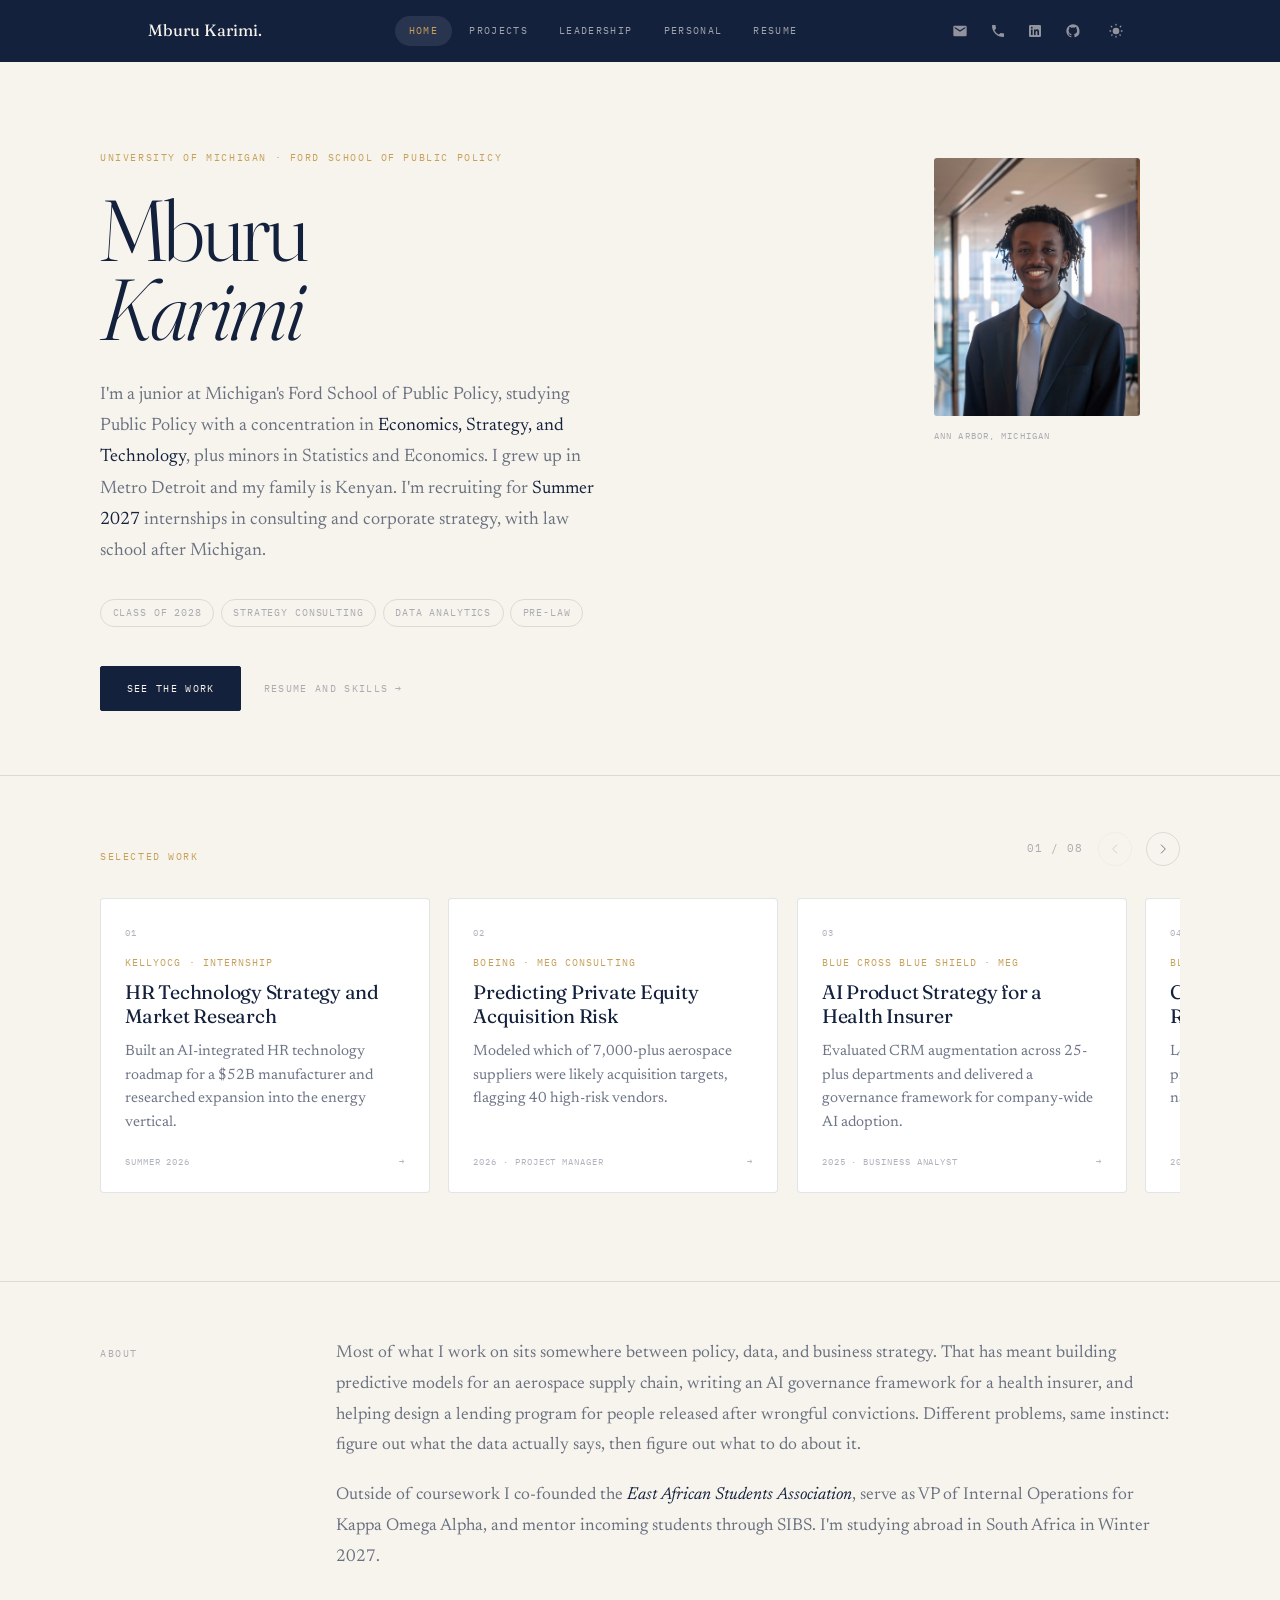
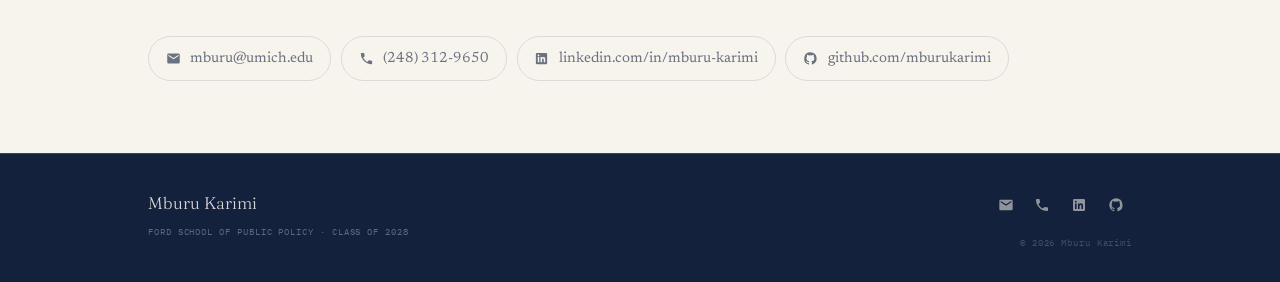
<file: index.html>
<!DOCTYPE html>
<html lang="en" data-theme="light">
<head>
<meta charset="UTF-8">
<meta name="viewport" content="width=device-width, initial-scale=1">
<title>Mburu Karimi</title>
<meta name="description" content="Mburu Karimi, Public Policy at the University of Michigan Ford School. Consulting, strategy, and data projects.">

<link rel="preconnect" href="https://fonts.googleapis.com">
<link rel="preconnect" href="https://fonts.gstatic.com" crossorigin>
<link href="https://fonts.googleapis.com/css2?family=Fraunces:ital,opsz,wght@0,9..144,300;0,9..144,400;1,9..144,300;1,9..144,400&family=Newsreader:ital,wght@0,300;0,400;1,400&family=IBM+Plex+Mono:wght@400;500&display=swap" rel="stylesheet">
<link rel="stylesheet" href="styles.css">
</head>

<body>

<div class="cursor-ring" aria-hidden="true"></div>
<div class="cursor-dot" aria-hidden="true"></div>

<!-- ==================== HEADER ==================== -->
<header class="site-header">
  <div class="header-inner">
    <a class="brand" href="index.html">Mburu Karimi.</a>

    <nav class="nav" id="nav" aria-label="Main">
      <span class="nav-pill" id="navPill" aria-hidden="true"></span>
      <a class="nav-link" href="index.html" aria-current="page">Home</a>
      <a class="nav-link" href="projects.html">Projects</a>
      <a class="nav-link" href="leadership.html">Leadership</a>
      <a class="nav-link" href="personal.html">Personal</a>
      <a class="nav-link" href="resume.html">Resume</a>
    </nav>

    <div class="header-tools">
      <a class="icon-btn" href="mailto:mburu@umich.edu" aria-label="Email">
        <svg viewBox="0 0 24 24"><path d="M20 4H4a2 2 0 0 0-2 2v12a2 2 0 0 0 2 2h16a2 2 0 0 0 2-2V6a2 2 0 0 0-2-2Zm0 4-8 5-8-5V6l8 5 8-5Z"/></svg>
        <span class="tip">mburu@umich.edu</span>
      </a>
      <button class="icon-btn" id="phoneBtn" type="button" aria-label="Copy phone number">
        <svg viewBox="0 0 24 24"><path d="M6.6 10.8a15.1 15.1 0 0 0 6.6 6.6l2.2-2.2a1 1 0 0 1 1-.24 11.4 11.4 0 0 0 3.6.58 1 1 0 0 1 1 1V20a1 1 0 0 1-1 1A17 17 0 0 1 3 4a1 1 0 0 1 1-1h3.5a1 1 0 0 1 1 1 11.4 11.4 0 0 0 .58 3.6 1 1 0 0 1-.25 1Z"/></svg>
        <span class="tip" id="phoneTip">(248) 312-9650</span>
      </button>
      <a class="icon-btn" href="https://linkedin.com/in/mburu-karimi" target="_blank" rel="noopener" aria-label="LinkedIn">
        <svg viewBox="0 0 24 24"><path d="M19 3H5a2 2 0 0 0-2 2v14a2 2 0 0 0 2 2h14a2 2 0 0 0 2-2V5a2 2 0 0 0-2-2ZM8.4 18H6V9.6h2.4Zm-1.2-9.6a1.4 1.4 0 1 1 0-2.8 1.4 1.4 0 0 1 0 2.8ZM18 18h-2.4v-4.2c0-1-.4-1.7-1.3-1.7a1.4 1.4 0 0 0-1.3 1 1.8 1.8 0 0 0-.1.6V18h-2.4V9.6h2.4v1.1a2.5 2.5 0 0 1 2.2-1.2c1.6 0 2.9 1 2.9 3.3Z"/></svg>
        <span class="tip">linkedin.com/in/mburu-karimi</span>
      </a>
      <a class="icon-btn" href="https://github.com/mburukarimi" target="_blank" rel="noopener" aria-label="GitHub">
        <svg viewBox="0 0 24 24"><path d="M12 2A10 10 0 0 0 8.8 21.5c.5.1.7-.2.7-.5v-1.7c-2.8.6-3.4-1.3-3.4-1.3-.4-1.2-1.1-1.5-1.1-1.5-.9-.6.1-.6.1-.6 1 .1 1.5 1 1.5 1 .9 1.6 2.3 1.1 2.9.8.1-.6.4-1.1.6-1.3-2.2-.3-4.6-1.1-4.6-4.9 0-1.1.4-2 1-2.7-.1-.3-.4-1.3.1-2.6 0 0 .8-.3 2.7 1a9.6 9.6 0 0 1 5 0c1.9-1.3 2.7-1 2.7-1 .5 1.3.2 2.3.1 2.6.6.7 1 1.6 1 2.7 0 3.8-2.3 4.7-4.6 4.9.4.3.7.9.7 1.9v2.7c0 .3.2.6.7.5A10 10 0 0 0 12 2Z"/></svg>
        <span class="tip">github.com/mburukarimi</span>
      </a>

      <button class="icon-btn theme-toggle" id="themeToggle" type="button" aria-label="Switch to dark mode">
        <svg class="sun" viewBox="0 0 24 24"><path d="M12 17a5 5 0 1 1 0-10 5 5 0 0 1 0 10Zm0-13a1 1 0 0 1-1-1V2a1 1 0 0 1 2 0v1a1 1 0 0 1-1 1Zm0 18a1 1 0 0 1-1-1v-1a1 1 0 0 1 2 0v1a1 1 0 0 1-1 1ZM4 13H3a1 1 0 0 1 0-2h1a1 1 0 0 1 0 2Zm17 0h-1a1 1 0 0 1 0-2h1a1 1 0 0 1 0 2ZM5.6 6.6a1 1 0 0 1-.7-.3l-.7-.7a1 1 0 0 1 1.4-1.4l.7.7a1 1 0 0 1-.7 1.7Zm12.8 12.8a1 1 0 0 1-.7-.3l-.7-.7a1 1 0 0 1 1.4-1.4l.7.7a1 1 0 0 1-.7 1.7ZM18.4 6.6a1 1 0 0 1-.7-1.7l.7-.7a1 1 0 1 1 1.4 1.4l-.7.7a1 1 0 0 1-.7.3ZM5.6 19.4a1 1 0 0 1-.7-1.7l.7-.7a1 1 0 0 1 1.4 1.4l-.7.7a1 1 0 0 1-.7.3Z"/></svg>
        <svg class="moon" viewBox="0 0 24 24"><path d="M21 13a9 9 0 0 1-10-10 9 9 0 1 0 10 10Z"/></svg>
      </button>

      <button class="nav-toggle" id="navToggle" type="button" aria-label="Menu" aria-expanded="false">
        <svg viewBox="0 0 24 24"><path d="M4 7h16M4 12h16M4 17h16" stroke-linecap="round"/></svg>
      </button>
    </div>
  </div>
</header>

<main>

<!-- ==================== HERO ==================== -->
<section class="shell hero">
  <div>
    <p class="eyebrow">University of Michigan &middot; Ford School of Public Policy</p>

    <h1 class="hero-name">Mburu<span class="surname">Karimi</span></h1>

    <p class="hero-bio">
      I'm a junior at Michigan's Ford School of Public Policy, studying Public Policy
      with a concentration in <strong>Economics, Strategy, and Technology</strong>, plus
      minors in Statistics and Economics. I grew up in Metro Detroit and my family is
      Kenyan. I'm recruiting for <strong>Summer 2027</strong> internships in consulting
      and corporate strategy, with law school after Michigan.
    </p>

    <div class="hero-meta">
      <span class="chip">Class of 2028</span>
      <span class="chip">Strategy Consulting</span>
      <span class="chip">Data Analytics</span>
      <span class="chip">Pre-Law</span>
    </div>

    <div class="hero-actions">
      <a class="btn" href="projects.html">See the work</a>
      <a class="link-arrow" href="resume.html">Resume and skills <span>&rarr;</span></a>
    </div>
  </div>

  <figure class="portrait">
    <div class="portrait-frame">
      <img src="images/portrait/headshot-main.jpg" alt="Mburu Karimi" width="572" height="715">
    </div>
    <figcaption class="portrait-caption">Ann Arbor, Michigan</figcaption>
  </figure>
</section>

<hr class="rule-line">

<!-- ==================== PROJECT RAIL ==================== -->
<section class="shell rail-section">
  <div class="rail-head">
    <span class="label">Selected work</span>
    <div class="rail-controls">
      <span class="rail-count" id="railCount">01 / 08</span>
      <button class="rail-btn" id="railPrev" type="button" aria-label="Previous">
        <svg viewBox="0 0 24 24"><path d="M15 5l-7 7 7 7" stroke-linecap="round" stroke-linejoin="round"/></svg>
      </button>
      <button class="rail-btn" id="railNext" type="button" aria-label="Next">
        <svg viewBox="0 0 24 24"><path d="M9 5l7 7-7 7" stroke-linecap="round" stroke-linejoin="round"/></svg>
      </button>
    </div>
  </div>

  <div class="rail" id="rail" tabindex="0" aria-label="Selected work, scrollable">

    <a class="rail-card" href="projects.html#kellyocg">
      <span class="rail-index">01</span>
      <span class="rail-org">KellyOCG &middot; Internship</span>
      <h3 class="rail-title">HR Technology Strategy and Market Research</h3>
      <p class="rail-desc">Built an AI-integrated HR technology roadmap for a $52B manufacturer and researched expansion into the energy vertical.</p>
      <span class="rail-foot"><span>Summer 2026</span><span class="go">&rarr;</span></span>
    </a>

    <a class="rail-card" href="projects.html#boeing">
      <span class="rail-index">02</span>
      <span class="rail-org">Boeing &middot; MEG Consulting</span>
      <h3 class="rail-title">Predicting Private Equity Acquisition Risk</h3>
      <p class="rail-desc">Modeled which of 7,000-plus aerospace suppliers were likely acquisition targets, flagging 40 high-risk vendors.</p>
      <span class="rail-foot"><span>2026 &middot; Project Manager</span><span class="go">&rarr;</span></span>
    </a>

    <a class="rail-card" href="projects.html#bcbsm">
      <span class="rail-index">03</span>
      <span class="rail-org">Blue Cross Blue Shield &middot; MEG</span>
      <h3 class="rail-title">AI Product Strategy for a Health Insurer</h3>
      <p class="rail-desc">Evaluated CRM augmentation across 25-plus departments and delivered a governance framework for company-wide AI adoption.</p>
      <span class="rail-foot"><span>2025 &middot; Business Analyst</span><span class="go">&rarr;</span></span>
    </a>

    <a class="rail-card" href="projects.html#concentra">
      <span class="rail-index">04</span>
      <span class="rail-org">BlackGen Capital</span>
      <h3 class="rail-title">Concentra Holdings Buy Recommendation</h3>
      <p class="rail-desc">Led five analysts through an eight-week pitch. Selected to represent Michigan at the national conference.</p>
      <span class="rail-foot"><span>2025 &middot; Pitch Team Lead</span><span class="go">&rarr;</span></span>
    </a>

    <a class="rail-card" href="projects.html#slate">
      <span class="rail-index">05</span>
      <span class="rail-org">Slate Auto &middot; MEG Consulting</span>
      <h3 class="rail-title">Accessory Strategy for an EV Startup</h3>
      <p class="rail-desc">Benchmarked Tesla, BYD, and Rivian to build a ranked accessory roadmap with make-versus-partner scoring.</p>
      <span class="rail-foot"><span>2025 &middot; Business Analyst</span><span class="go">&rarr;</span></span>
    </a>

    <a class="rail-card" href="projects.html#mpc">
      <span class="rail-index">06</span>
      <span class="rail-org">Michigan Political Consulting</span>
      <h3 class="rail-title">Michigan's First Exoneree Microloan Program</h3>
      <p class="rail-desc">Co-designed a zero-interest lending framework with Wayne County projected to reach 50-plus exonerees.</p>
      <span class="rail-foot"><span>2025 &middot; Political Consultant</span><span class="go">&rarr;</span></span>
    </a>

    <a class="rail-card" href="projects.html#amd">
      <span class="rail-index">07</span>
      <span class="rail-org">BlackGen Capital</span>
      <h3 class="rail-title">Advanced Micro Devices Buy Recommendation</h3>
      <p class="rail-desc">Built the comparable company analysis and forward EBITDA projection behind a 35% undervaluation thesis.</p>
      <span class="rail-foot"><span>2025 &middot; Investment Analyst</span><span class="go">&rarr;</span></span>
    </a>

    <a class="rail-card" href="projects.html#mbl">
      <span class="rail-index">08</span>
      <span class="rail-org">Michigan Business Law</span>
      <h3 class="rail-title">Legal Research and Macroeconomic Writing</h3>
      <p class="rail-desc">Authored a formal analysis of Loper Bright v. Raimondo and co-wrote a macroeconomic legal update.</p>
      <span class="rail-foot"><span>2024 &ndash; 2025 &middot; Research Associate</span><span class="go">&rarr;</span></span>
    </a>

  </div>
</section>

<hr class="rule-line">

<!-- ==================== ABOUT ==================== -->
<section class="shell about">
  <div class="about-label">About</div>
  <div class="about-body">
    <p>
      Most of what I work on sits somewhere between policy, data, and business strategy.
      That has meant building predictive models for an aerospace supply chain, writing an
      AI governance framework for a health insurer, and helping design a lending program
      for people released after wrongful convictions. Different problems, same instinct:
      figure out what the data actually says, then figure out what to do about it.
    </p>
    <p>
      Outside of coursework I co-founded the <em>East African Students Association</em>,
      serve as VP of Internal Operations for Kappa Omega Alpha, and mentor incoming
      students through SIBS. I'm studying abroad in South Africa in Winter 2027.
    </p>
  </div>
</section>

<!-- ==================== CONTACT ==================== -->
<section class="shell">
  <div class="contact-row">
    <a class="contact-pill" href="mailto:mburu@umich.edu">
      <svg viewBox="0 0 24 24"><path d="M20 4H4a2 2 0 0 0-2 2v12a2 2 0 0 0 2 2h16a2 2 0 0 0 2-2V6a2 2 0 0 0-2-2Zm0 4-8 5-8-5V6l8 5 8-5Z"/></svg>
      mburu@umich.edu
    </a>
    <a class="contact-pill" href="tel:+12483129650">
      <svg viewBox="0 0 24 24"><path d="M6.6 10.8a15.1 15.1 0 0 0 6.6 6.6l2.2-2.2a1 1 0 0 1 1-.24 11.4 11.4 0 0 0 3.6.58 1 1 0 0 1 1 1V20a1 1 0 0 1-1 1A17 17 0 0 1 3 4a1 1 0 0 1 1-1h3.5a1 1 0 0 1 1 1 11.4 11.4 0 0 0 .58 3.6 1 1 0 0 1-.25 1Z"/></svg>
      (248) 312-9650
    </a>
    <a class="contact-pill" href="https://linkedin.com/in/mburu-karimi" target="_blank" rel="noopener">
      <svg viewBox="0 0 24 24"><path d="M19 3H5a2 2 0 0 0-2 2v14a2 2 0 0 0 2 2h14a2 2 0 0 0 2-2V5a2 2 0 0 0-2-2ZM8.4 18H6V9.6h2.4Zm-1.2-9.6a1.4 1.4 0 1 1 0-2.8 1.4 1.4 0 0 1 0 2.8ZM18 18h-2.4v-4.2c0-1-.4-1.7-1.3-1.7a1.4 1.4 0 0 0-1.3 1 1.8 1.8 0 0 0-.1.6V18h-2.4V9.6h2.4v1.1a2.5 2.5 0 0 1 2.2-1.2c1.6 0 2.9 1 2.9 3.3Z"/></svg>
      linkedin.com/in/mburu-karimi
    </a>
    <a class="contact-pill" href="https://github.com/mburukarimi" target="_blank" rel="noopener">
      <svg viewBox="0 0 24 24"><path d="M12 2A10 10 0 0 0 8.8 21.5c.5.1.7-.2.7-.5v-1.7c-2.8.6-3.4-1.3-3.4-1.3-.4-1.2-1.1-1.5-1.1-1.5-.9-.6.1-.6.1-.6 1 .1 1.5 1 1.5 1 .9 1.6 2.3 1.1 2.9.8.1-.6.4-1.1.6-1.3-2.2-.3-4.6-1.1-4.6-4.9 0-1.1.4-2 1-2.7-.1-.3-.4-1.3.1-2.6 0 0 .8-.3 2.7 1a9.6 9.6 0 0 1 5 0c1.9-1.3 2.7-1 2.7-1 .5 1.3.2 2.3.1 2.6.6.7 1 1.6 1 2.7 0 3.8-2.3 4.7-4.6 4.9.4.3.7.9.7 1.9v2.7c0 .3.2.6.7.5A10 10 0 0 0 12 2Z"/></svg>
      github.com/mburukarimi
    </a>
  </div>
</section>

</main>

<!-- ==================== FOOTER ==================== -->
<footer class="site-footer">
  <div class="footer-inner">
    <div>
      <div class="footer-name">Mburu Karimi</div>
      <div class="footer-sub">Ford School of Public Policy &middot; Class of 2028</div>
    </div>
    <div class="footer-right">
      <div class="footer-icons">
        <a class="icon-btn" href="mailto:mburu@umich.edu" aria-label="Email">
          <svg viewBox="0 0 24 24"><path d="M20 4H4a2 2 0 0 0-2 2v12a2 2 0 0 0 2 2h16a2 2 0 0 0 2-2V6a2 2 0 0 0-2-2Zm0 4-8 5-8-5V6l8 5 8-5Z"/></svg>
        </a>
        <a class="icon-btn" href="tel:+12483129650" aria-label="Phone">
          <svg viewBox="0 0 24 24"><path d="M6.6 10.8a15.1 15.1 0 0 0 6.6 6.6l2.2-2.2a1 1 0 0 1 1-.24 11.4 11.4 0 0 0 3.6.58 1 1 0 0 1 1 1V20a1 1 0 0 1-1 1A17 17 0 0 1 3 4a1 1 0 0 1 1-1h3.5a1 1 0 0 1 1 1 11.4 11.4 0 0 0 .58 3.6 1 1 0 0 1-.25 1Z"/></svg>
        </a>
        <a class="icon-btn" href="https://linkedin.com/in/mburu-karimi" target="_blank" rel="noopener" aria-label="LinkedIn">
          <svg viewBox="0 0 24 24"><path d="M19 3H5a2 2 0 0 0-2 2v14a2 2 0 0 0 2 2h14a2 2 0 0 0 2-2V5a2 2 0 0 0-2-2ZM8.4 18H6V9.6h2.4Zm-1.2-9.6a1.4 1.4 0 1 1 0-2.8 1.4 1.4 0 0 1 0 2.8ZM18 18h-2.4v-4.2c0-1-.4-1.7-1.3-1.7a1.4 1.4 0 0 0-1.3 1 1.8 1.8 0 0 0-.1.6V18h-2.4V9.6h2.4v1.1a2.5 2.5 0 0 1 2.2-1.2c1.6 0 2.9 1 2.9 3.3Z"/></svg>
        </a>
        <a class="icon-btn" href="https://github.com/mburukarimi" target="_blank" rel="noopener" aria-label="GitHub">
          <svg viewBox="0 0 24 24"><path d="M12 2A10 10 0 0 0 8.8 21.5c.5.1.7-.2.7-.5v-1.7c-2.8.6-3.4-1.3-3.4-1.3-.4-1.2-1.1-1.5-1.1-1.5-.9-.6.1-.6.1-.6 1 .1 1.5 1 1.5 1 .9 1.6 2.3 1.1 2.9.8.1-.6.4-1.1.6-1.3-2.2-.3-4.6-1.1-4.6-4.9 0-1.1.4-2 1-2.7-.1-.3-.4-1.3.1-2.6 0 0 .8-.3 2.7 1a9.6 9.6 0 0 1 5 0c1.9-1.3 2.7-1 2.7-1 .5 1.3.2 2.3.1 2.6.6.7 1 1.6 1 2.7 0 3.8-2.3 4.7-4.6 4.9.4.3.7.9.7 1.9v2.7c0 .3.2.6.7.5A10 10 0 0 0 12 2Z"/></svg>
        </a>
      </div>
      <div class="footer-copy">&copy; 2026 Mburu Karimi</div>
    </div>
  </div>
</footer>

<script src="site.js"></script>
</body>
</html>
</file>
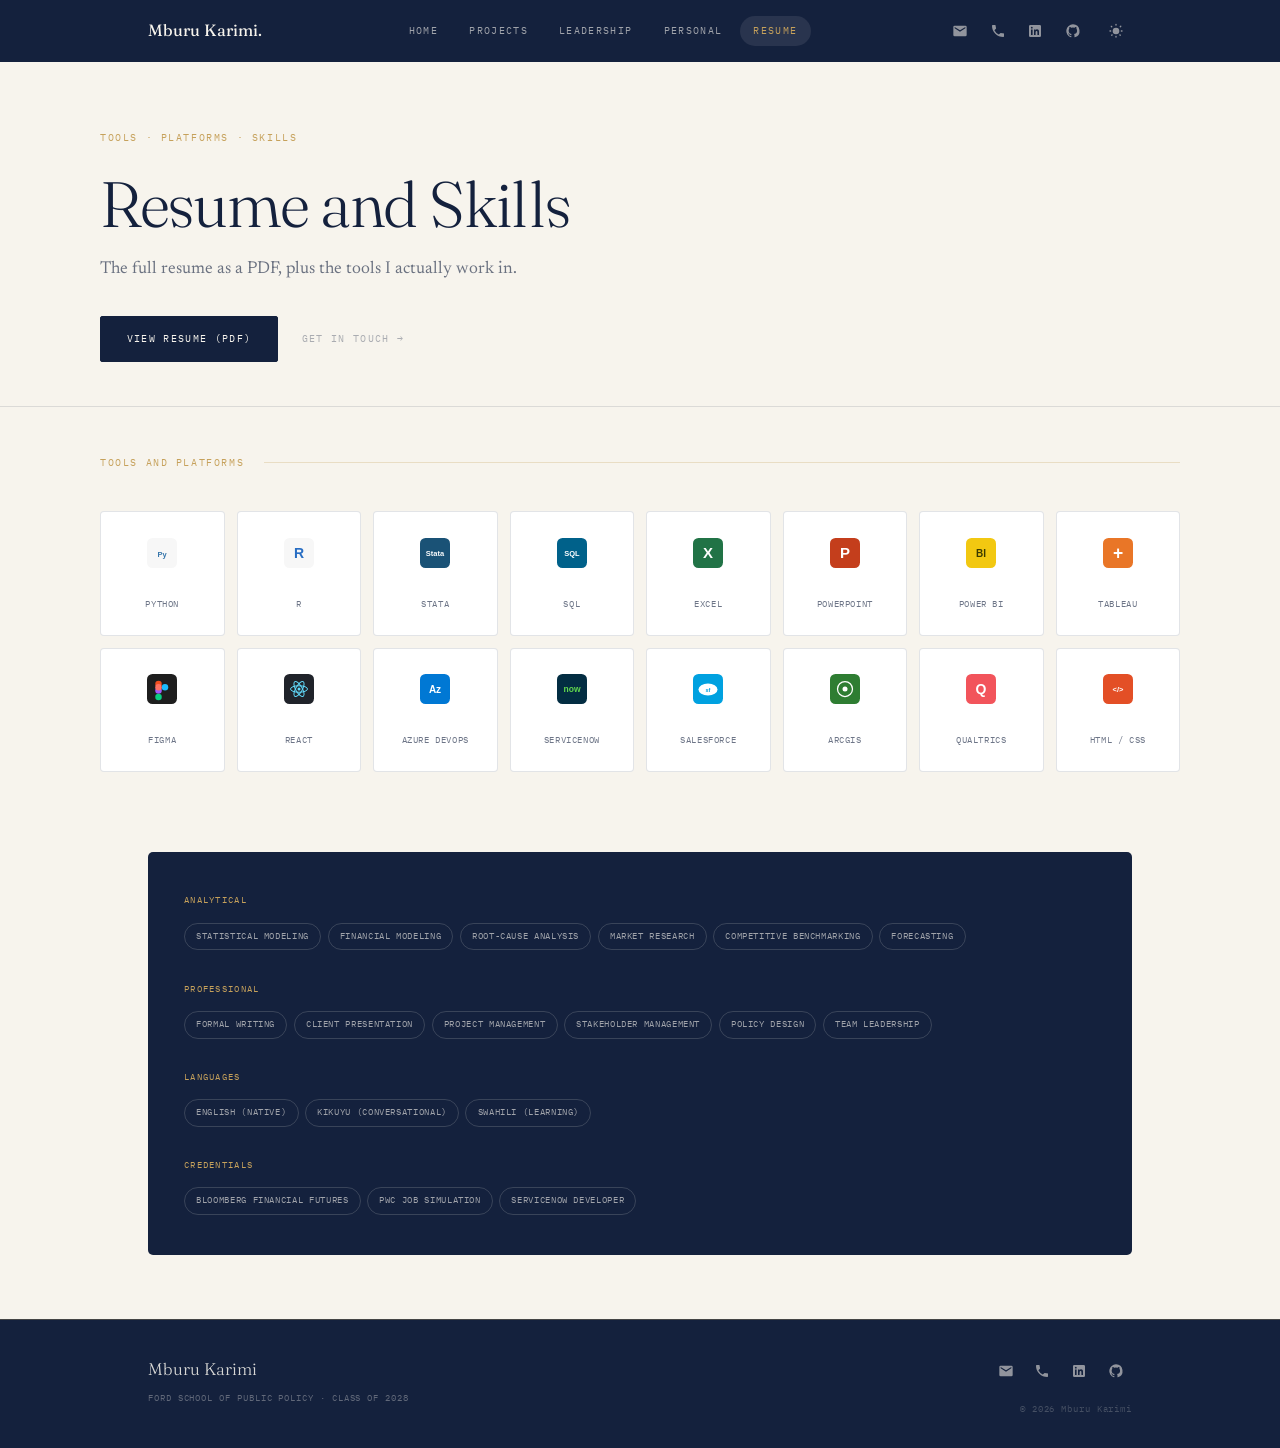
<file: resume.html>
<!DOCTYPE html>
<html lang="en" data-theme="light">
<head>
<meta charset="UTF-8">
<meta name="viewport" content="width=device-width, initial-scale=1">
<title>Resume and Skills &middot; Mburu Karimi</title>
<meta name="description" content="Resume, tools, platforms, and skills.">

<link rel="preconnect" href="https://fonts.googleapis.com">
<link rel="preconnect" href="https://fonts.gstatic.com" crossorigin>
<link href="https://fonts.googleapis.com/css2?family=Fraunces:ital,opsz,wght@0,9..144,300;0,9..144,400;1,9..144,300;1,9..144,400&family=Newsreader:ital,wght@0,300;0,400;1,400&family=IBM+Plex+Mono:wght@400;500&display=swap" rel="stylesheet">
<link rel="stylesheet" href="styles.css">
</head>

<body>

<div class="cursor-ring" aria-hidden="true"></div>
<div class="cursor-dot" aria-hidden="true"></div>

<header class="site-header">
  <div class="header-inner">
    <a class="brand" href="index.html">Mburu Karimi.</a>
    <nav class="nav" id="nav" aria-label="Main">
      <span class="nav-pill" id="navPill" aria-hidden="true"></span>
      <a class="nav-link" href="index.html">Home</a>
      <a class="nav-link" href="projects.html">Projects</a>
      <a class="nav-link" href="leadership.html">Leadership</a>
      <a class="nav-link" href="personal.html">Personal</a>
      <a class="nav-link" href="resume.html" aria-current="page">Resume</a>
    </nav>
    <div class="header-tools">
      <a class="icon-btn" href="mailto:mburu@umich.edu" aria-label="Email">
        <svg viewBox="0 0 24 24"><path d="M20 4H4a2 2 0 0 0-2 2v12a2 2 0 0 0 2 2h16a2 2 0 0 0 2-2V6a2 2 0 0 0-2-2Zm0 4-8 5-8-5V6l8 5 8-5Z"/></svg>
        <span class="tip">mburu@umich.edu</span>
      </a>
      <button class="icon-btn" id="phoneBtn" type="button" aria-label="Copy phone number">
        <svg viewBox="0 0 24 24"><path d="M6.6 10.8a15.1 15.1 0 0 0 6.6 6.6l2.2-2.2a1 1 0 0 1 1-.24 11.4 11.4 0 0 0 3.6.58 1 1 0 0 1 1 1V20a1 1 0 0 1-1 1A17 17 0 0 1 3 4a1 1 0 0 1 1-1h3.5a1 1 0 0 1 1 1 11.4 11.4 0 0 0 .58 3.6 1 1 0 0 1-.25 1Z"/></svg>
        <span class="tip" id="phoneTip">(248) 312-9650</span>
      </button>
      <a class="icon-btn" href="https://linkedin.com/in/mburu-karimi" target="_blank" rel="noopener" aria-label="LinkedIn">
        <svg viewBox="0 0 24 24"><path d="M19 3H5a2 2 0 0 0-2 2v14a2 2 0 0 0 2 2h14a2 2 0 0 0 2-2V5a2 2 0 0 0-2-2ZM8.4 18H6V9.6h2.4Zm-1.2-9.6a1.4 1.4 0 1 1 0-2.8 1.4 1.4 0 0 1 0 2.8ZM18 18h-2.4v-4.2c0-1-.4-1.7-1.3-1.7a1.4 1.4 0 0 0-1.3 1 1.8 1.8 0 0 0-.1.6V18h-2.4V9.6h2.4v1.1a2.5 2.5 0 0 1 2.2-1.2c1.6 0 2.9 1 2.9 3.3Z"/></svg>
        <span class="tip">linkedin.com/in/mburu-karimi</span>
      </a>
      <a class="icon-btn" href="https://github.com/mburukarimi" target="_blank" rel="noopener" aria-label="GitHub">
        <svg viewBox="0 0 24 24"><path d="M12 2A10 10 0 0 0 8.8 21.5c.5.1.7-.2.7-.5v-1.7c-2.8.6-3.4-1.3-3.4-1.3-.4-1.2-1.1-1.5-1.1-1.5-.9-.6.1-.6.1-.6 1 .1 1.5 1 1.5 1 .9 1.6 2.3 1.1 2.9.8.1-.6.4-1.1.6-1.3-2.2-.3-4.6-1.1-4.6-4.9 0-1.1.4-2 1-2.7-.1-.3-.4-1.3.1-2.6 0 0 .8-.3 2.7 1a9.6 9.6 0 0 1 5 0c1.9-1.3 2.7-1 2.7-1 .5 1.3.2 2.3.1 2.6.6.7 1 1.6 1 2.7 0 3.8-2.3 4.7-4.6 4.9.4.3.7.9.7 1.9v2.7c0 .3.2.6.7.5A10 10 0 0 0 12 2Z"/></svg>
        <span class="tip">github.com/mburukarimi</span>
      </a>
      <button class="icon-btn theme-toggle" id="themeToggle" type="button" aria-label="Switch to dark mode">
        <svg class="sun" viewBox="0 0 24 24"><path d="M12 17a5 5 0 1 1 0-10 5 5 0 0 1 0 10Zm0-13a1 1 0 0 1-1-1V2a1 1 0 0 1 2 0v1a1 1 0 0 1-1 1Zm0 18a1 1 0 0 1-1-1v-1a1 1 0 0 1 2 0v1a1 1 0 0 1-1 1ZM4 13H3a1 1 0 0 1 0-2h1a1 1 0 0 1 0 2Zm17 0h-1a1 1 0 0 1 0-2h1a1 1 0 0 1 0 2ZM5.6 6.6a1 1 0 0 1-.7-.3l-.7-.7a1 1 0 0 1 1.4-1.4l.7.7a1 1 0 0 1-.7 1.7Zm12.8 12.8a1 1 0 0 1-.7-.3l-.7-.7a1 1 0 0 1 1.4-1.4l.7.7a1 1 0 0 1-.7 1.7ZM18.4 6.6a1 1 0 0 1-.7-1.7l.7-.7a1 1 0 1 1 1.4 1.4l-.7.7a1 1 0 0 1-.7.3ZM5.6 19.4a1 1 0 0 1-.7-1.7l.7-.7a1 1 0 0 1 1.4 1.4l-.7.7a1 1 0 0 1-.7.3Z"/></svg>
        <svg class="moon" viewBox="0 0 24 24"><path d="M21 13a9 9 0 0 1-10-10 9 9 0 1 0 10 10Z"/></svg>
      </button>
      <button class="nav-toggle" id="navToggle" type="button" aria-label="Menu" aria-expanded="false">
        <svg viewBox="0 0 24 24"><path d="M4 7h16M4 12h16M4 17h16" stroke-linecap="round"/></svg>
      </button>
    </div>
  </div>
</header>

<main>

<section class="shell page-head">
  <p class="eyebrow">Tools &middot; Platforms &middot; Skills</p>
  <h1 class="page-title">Resume and Skills</h1>
  <p class="page-sub">The full resume as a PDF, plus the tools I actually work in.</p>

  <div class="resume-actions">
    <a class="btn" href="Mburu_Karimi_Resume.pdf" target="_blank" rel="noopener">View resume (PDF)</a>
    <a class="link-arrow" href="mailto:mburu@umich.edu">Get in touch <span>&rarr;</span></a>
  </div>
</section>

<hr class="rule-line">

<!-- ==================== TOOLS AND PLATFORMS ==================== -->
<section class="shell section">
  <div class="section-head"><span class="label">Tools and Platforms</span><span class="line"></span></div>

  <div class="logo-grid">
    <div class="logo-cell"><img src="skills-logos/python.svg" alt="" onerror="this.remove()"><span>Python</span></div>
    <div class="logo-cell"><img src="skills-logos/r.svg" alt="" onerror="this.remove()"><span>R</span></div>
    <div class="logo-cell"><img src="skills-logos/stata.svg" alt="" onerror="this.remove()"><span>STATA</span></div>
    <div class="logo-cell"><img src="skills-logos/sql.svg" alt="" onerror="this.remove()"><span>SQL</span></div>
    <div class="logo-cell"><img src="skills-logos/excel.svg" alt="" onerror="this.remove()"><span>Excel</span></div>
    <div class="logo-cell"><img src="skills-logos/powerpoint.svg" alt="" onerror="this.remove()"><span>PowerPoint</span></div>
    <div class="logo-cell"><img src="skills-logos/powerbi.svg" alt="" onerror="this.remove()"><span>Power BI</span></div>
    <div class="logo-cell"><img src="skills-logos/tableau.svg" alt="" onerror="this.remove()"><span>Tableau</span></div>
    <div class="logo-cell"><img src="skills-logos/figma.svg" alt="" onerror="this.remove()"><span>Figma</span></div>
    <div class="logo-cell"><img src="skills-logos/react.svg" alt="" onerror="this.remove()"><span>React</span></div>
    <div class="logo-cell"><img src="skills-logos/azure.svg" alt="" onerror="this.remove()"><span>Azure DevOps</span></div>
    <div class="logo-cell"><img src="skills-logos/servicenow.svg" alt="" onerror="this.remove()"><span>ServiceNow</span></div>
    <div class="logo-cell"><img src="skills-logos/salesforce.svg" alt="" onerror="this.remove()"><span>Salesforce</span></div>
    <div class="logo-cell"><img src="skills-logos/arcgis.svg" alt="" onerror="this.remove()"><span>ArcGIS</span></div>
    <div class="logo-cell"><img src="skills-logos/qualtrics.svg" alt="" onerror="this.remove()"><span>Qualtrics</span></div>
    <div class="logo-cell"><img src="skills-logos/html.svg" alt="" onerror="this.remove()"><span>HTML / CSS</span></div>
  </div>
</section>

<!-- ==================== SKILLS PANEL ==================== -->
<section class="shell">
  <div class="dark-panel">

    <div class="skill-row">
      <h3>Analytical</h3>
      <div class="chip-set">
        <span class="chip-dark">Statistical Modeling</span>
        <span class="chip-dark">Financial Modeling</span>
        <span class="chip-dark">Root-Cause Analysis</span>
        <span class="chip-dark">Market Research</span>
        <span class="chip-dark">Competitive Benchmarking</span>
        <span class="chip-dark">Forecasting</span>
      </div>
    </div>

    <div class="skill-row">
      <h3>Professional</h3>
      <div class="chip-set">
        <span class="chip-dark">Formal Writing</span>
        <span class="chip-dark">Client Presentation</span>
        <span class="chip-dark">Project Management</span>
        <span class="chip-dark">Stakeholder Management</span>
        <span class="chip-dark">Policy Design</span>
        <span class="chip-dark">Team Leadership</span>
      </div>
    </div>

    <div class="skill-row">
      <h3>Languages</h3>
      <div class="chip-set">
        <span class="chip-dark">English (native)</span>
        <span class="chip-dark">Kikuyu (conversational)</span>
        <span class="chip-dark">Swahili (learning)</span>
      </div>
    </div>

    <div class="skill-row">
      <h3>Credentials</h3>
      <div class="chip-set">
        <span class="chip-dark">Bloomberg Financial Futures</span>
        <span class="chip-dark">PwC Job Simulation</span>
        <span class="chip-dark">ServiceNow Developer</span>
      </div>
    </div>

  </div>
</section>

</main>

<footer class="site-footer">
  <div class="footer-inner">
    <div>
      <div class="footer-name">Mburu Karimi</div>
      <div class="footer-sub">Ford School of Public Policy &middot; Class of 2028</div>
    </div>
    <div class="footer-right">
      <div class="footer-icons">
        <a class="icon-btn" href="mailto:mburu@umich.edu" aria-label="Email"><svg viewBox="0 0 24 24"><path d="M20 4H4a2 2 0 0 0-2 2v12a2 2 0 0 0 2 2h16a2 2 0 0 0 2-2V6a2 2 0 0 0-2-2Zm0 4-8 5-8-5V6l8 5 8-5Z"/></svg></a>
        <a class="icon-btn" href="tel:+12483129650" aria-label="Phone"><svg viewBox="0 0 24 24"><path d="M6.6 10.8a15.1 15.1 0 0 0 6.6 6.6l2.2-2.2a1 1 0 0 1 1-.24 11.4 11.4 0 0 0 3.6.58 1 1 0 0 1 1 1V20a1 1 0 0 1-1 1A17 17 0 0 1 3 4a1 1 0 0 1 1-1h3.5a1 1 0 0 1 1 1 11.4 11.4 0 0 0 .58 3.6 1 1 0 0 1-.25 1Z"/></svg></a>
        <a class="icon-btn" href="https://linkedin.com/in/mburu-karimi" target="_blank" rel="noopener" aria-label="LinkedIn"><svg viewBox="0 0 24 24"><path d="M19 3H5a2 2 0 0 0-2 2v14a2 2 0 0 0 2 2h14a2 2 0 0 0 2-2V5a2 2 0 0 0-2-2ZM8.4 18H6V9.6h2.4Zm-1.2-9.6a1.4 1.4 0 1 1 0-2.8 1.4 1.4 0 0 1 0 2.8ZM18 18h-2.4v-4.2c0-1-.4-1.7-1.3-1.7a1.4 1.4 0 0 0-1.3 1 1.8 1.8 0 0 0-.1.6V18h-2.4V9.6h2.4v1.1a2.5 2.5 0 0 1 2.2-1.2c1.6 0 2.9 1 2.9 3.3Z"/></svg></a>
        <a class="icon-btn" href="https://github.com/mburukarimi" target="_blank" rel="noopener" aria-label="GitHub"><svg viewBox="0 0 24 24"><path d="M12 2A10 10 0 0 0 8.8 21.5c.5.1.7-.2.7-.5v-1.7c-2.8.6-3.4-1.3-3.4-1.3-.4-1.2-1.1-1.5-1.1-1.5-.9-.6.1-.6.1-.6 1 .1 1.5 1 1.5 1 .9 1.6 2.3 1.1 2.9.8.1-.6.4-1.1.6-1.3-2.2-.3-4.6-1.1-4.6-4.9 0-1.1.4-2 1-2.7-.1-.3-.4-1.3.1-2.6 0 0 .8-.3 2.7 1a9.6 9.6 0 0 1 5 0c1.9-1.3 2.7-1 2.7-1 .5 1.3.2 2.3.1 2.6.6.7 1 1.6 1 2.7 0 3.8-2.3 4.7-4.6 4.9.4.3.7.9.7 1.9v2.7c0 .3.2.6.7.5A10 10 0 0 0 12 2Z"/></svg></a>
      </div>
      <div class="footer-copy">&copy; 2026 Mburu Karimi</div>
    </div>
  </div>
</footer>

<script src="site.js"></script>
</body>
</html>
</file>
<file: styles.css>
/* ============================================================
   Mburu Karimi — mburukarimi.github.io
   Shared stylesheet
   ============================================================ */

/* ---------- Tokens ---------- */

:root {
  --cream:      #F7F4ED;
  --cream-dim:  #EDE8DC;
  --navy:       #14213D;
  --navy-deep:  #0A1520;
  --gold:       #C6A15B;
  --gold-soft:  rgba(198, 161, 91, 0.28);

  --bg:         var(--cream);
  --bg-alt:     #FFFDF8;
  --surface:    #FFFFFF;
  --ink:        var(--navy);
  --ink-soft:   rgba(20, 33, 61, 0.62);
  --ink-faint:  rgba(20, 33, 61, 0.34);
  --rule:       rgba(20, 33, 61, 0.12);
  --rule-soft:  rgba(20, 33, 61, 0.07);
  --header-bg:  var(--navy);
  --header-ink: rgba(247, 244, 237, 0.62);

  --display: 'Fraunces', Georgia, 'Times New Roman', serif;
  --body:    'Newsreader', Georgia, serif;
  --mono:    'IBM Plex Mono', ui-monospace, 'SF Mono', monospace;

  --ease: cubic-bezier(0.2, 0.8, 0.2, 1);
  --shell: 1080px;
}

[data-theme="dark"] {
  --bg:         #0D1B2A;
  --bg-alt:     #101F31;
  --surface:    #16283C;
  --ink:        #F1EDE3;
  --ink-soft:   rgba(241, 237, 227, 0.62);
  --ink-faint:  rgba(241, 237, 227, 0.34);
  --rule:       rgba(241, 237, 227, 0.14);
  --rule-soft:  rgba(241, 237, 227, 0.08);
  --header-bg:  var(--navy-deep);
  --header-ink: rgba(241, 237, 227, 0.6);
}

/* ---------- Reset ---------- */

*, *::before, *::after { box-sizing: border-box; }

html { scroll-behavior: smooth; }

body {
  margin: 0;
  background: var(--bg);
  color: var(--ink);
  font-family: var(--body);
  font-size: 17px;
  line-height: 1.7;
  -webkit-font-smoothing: antialiased;
  transition: background 0.35s var(--ease), color 0.35s var(--ease);
}

img { max-width: 100%; display: block; }

a { color: inherit; }

h1, h2, h3, h4 { margin: 0; font-weight: 400; }

p { margin: 0 0 1.1em; }

::selection { background: var(--gold-soft); }

.shell {
  max-width: var(--shell);
  margin: 0 auto;
  padding-left: 3rem;
  padding-right: 3rem;
}

.rule-line {
  height: 1px;
  background: var(--rule);
  border: 0;
  margin: 0;
}

/* Focus visibility — keyboard users only */
:focus-visible {
  outline: 2px solid var(--gold);
  outline-offset: 3px;
  border-radius: 2px;
}

/* ---------- Shared type ---------- */

.eyebrow {
  font-family: var(--mono);
  font-size: 0.62rem;
  letter-spacing: 0.16em;
  text-transform: uppercase;
  color: var(--gold);
  margin: 0 0 1.5rem;
}

.section-head {
  display: flex;
  align-items: center;
  gap: 1.25rem;
  margin-bottom: 2.5rem;
}

.section-head .label {
  font-family: var(--mono);
  font-size: 0.62rem;
  letter-spacing: 0.16em;
  text-transform: uppercase;
  color: var(--gold);
  white-space: nowrap;
}

.section-head .line {
  flex: 1;
  height: 1px;
  background: var(--gold-soft);
}

.page-title {
  font-family: var(--display);
  font-weight: 300;
  font-size: clamp(2.6rem, 6vw, 4rem);
  line-height: 1.02;
  letter-spacing: -0.02em;
}

.page-sub {
  font-size: 1.08rem;
  color: var(--ink-soft);
  max-width: 46ch;
  margin-top: 1.25rem;
}

/* ============================================================
   HEADER
   ============================================================ */

.site-header {
  background: var(--header-bg);
  position: sticky;
  top: 0;
  z-index: 200;
  transition: background 0.35s var(--ease);
}

.header-inner {
  max-width: var(--shell);
  margin: 0 auto;
  padding: 0 3rem;
  height: 62px;
  display: flex;
  align-items: center;
  justify-content: space-between;
  gap: 2rem;
}

.brand {
  font-family: var(--display);
  font-size: 1.02rem;
  font-weight: 400;
  color: var(--cream);
  text-decoration: none;
  letter-spacing: 0.005em;
  white-space: nowrap;
}

.brand:hover { color: var(--gold); }

/* Nav with sliding pill */
.nav {
  position: relative;
  display: flex;
  align-items: center;
  gap: 0.25rem;
}

.nav-pill {
  position: absolute;
  top: 50%;
  transform: translateY(-50%);
  height: 30px;
  border-radius: 100px;
  background: rgba(247, 244, 237, 0.09);
  transition: left 0.34s var(--ease), width 0.34s var(--ease), opacity 0.2s ease;
  pointer-events: none;
  opacity: 0;
  left: 0;
  width: 0;
}

.nav:hover .nav-pill,
.nav-pill.is-active { opacity: 1; }

.nav-link {
  position: relative;
  z-index: 1;
  font-family: var(--mono);
  font-size: 0.64rem;
  letter-spacing: 0.13em;
  text-transform: uppercase;
  color: var(--header-ink);
  text-decoration: none;
  padding: 0.5rem 0.85rem;
  transition: color 0.22s ease;
  white-space: nowrap;
}

.nav-link:hover { color: var(--cream); }
.nav-link[aria-current="page"] { color: var(--gold); }

/* Contact icons + theme toggle */
.header-tools {
  display: flex;
  align-items: center;
  gap: 0.35rem;
}

.icon-btn {
  width: 32px;
  height: 32px;
  display: grid;
  place-items: center;
  border: 0;
  background: transparent;
  border-radius: 100px;
  color: rgba(247, 244, 237, 0.55);
  cursor: pointer;
  text-decoration: none;
  transition: color 0.22s ease, background 0.22s ease, transform 0.22s var(--ease);
  position: relative;
  padding: 0;
  font: inherit;
}

.icon-btn svg { width: 16px; height: 16px; fill: currentColor; }

.icon-btn:hover {
  color: var(--gold);
  background: rgba(247, 244, 237, 0.07);
  transform: translateY(-1px);
}

.icon-btn .tip {
  position: absolute;
  top: calc(100% + 8px);
  left: 50%;
  transform: translateX(-50%) translateY(-3px);
  background: var(--navy-deep);
  color: var(--cream);
  font-family: var(--mono);
  font-size: 0.58rem;
  letter-spacing: 0.06em;
  padding: 0.3rem 0.55rem;
  border-radius: 3px;
  white-space: nowrap;
  opacity: 0;
  pointer-events: none;
  transition: opacity 0.2s ease, transform 0.2s var(--ease);
  border: 1px solid rgba(247, 244, 237, 0.14);
}

.icon-btn:hover .tip {
  opacity: 1;
  transform: translateX(-50%) translateY(0);
}

.theme-toggle { margin-left: 0.35rem; }
.theme-toggle .moon { display: none; }
[data-theme="dark"] .theme-toggle .sun { display: none; }
[data-theme="dark"] .theme-toggle .moon { display: block; }

/* Mobile nav toggle */
.nav-toggle { display: none; }

/* ============================================================
   HERO — asymmetric, portrait right
   ============================================================ */

.hero {
  padding: 5.5rem 0 4rem;
  display: grid;
  grid-template-columns: minmax(0, 1fr) 286px;
  gap: 5rem;
  align-items: start;
}

.hero-name {
  font-family: var(--display);
  font-weight: 300;
  font-size: clamp(3.2rem, 8vw, 5.4rem);
  line-height: 0.92;
  letter-spacing: -0.035em;
  margin-bottom: 1.9rem;
}

.hero-name .surname {
  font-style: italic;
  display: block;
}

.hero-bio {
  font-size: 1.13rem;
  line-height: 1.72;
  color: var(--ink-soft);
  max-width: 50ch;
  margin-bottom: 2rem;
}

.hero-bio strong {
  font-weight: 400;
  color: var(--ink);
}

.hero-meta {
  display: flex;
  flex-wrap: wrap;
  gap: 0.4rem;
  margin-bottom: 2.4rem;
}

.chip {
  font-family: var(--mono);
  font-size: 0.6rem;
  letter-spacing: 0.09em;
  text-transform: uppercase;
  color: var(--ink-faint);
  border: 1px solid var(--rule);
  border-radius: 100px;
  padding: 0.32rem 0.72rem;
  transition: color 0.24s ease, border-color 0.24s ease;
}

.chip:hover { color: var(--gold); border-color: var(--gold-soft); }

.hero-actions {
  display: flex;
  align-items: center;
  gap: 1.4rem;
  flex-wrap: wrap;
}

/* Buttons */
.btn {
  position: relative;
  overflow: hidden;
  display: inline-block;
  font-family: var(--mono);
  font-size: 0.64rem;
  letter-spacing: 0.13em;
  text-transform: uppercase;
  text-decoration: none;
  padding: 0.82rem 1.6rem;
  border: 1px solid var(--ink);
  border-radius: 2px;
  color: var(--bg);
  background: var(--ink);
  transition: color 0.32s var(--ease);
  z-index: 0;
}

.btn::before {
  content: '';
  position: absolute;
  inset: 0;
  background: var(--gold);
  transform: scaleX(0);
  transform-origin: left;
  transition: transform 0.4s var(--ease);
  z-index: -1;
}

.btn:hover { color: var(--navy); }
.btn:hover::before { transform: scaleX(1); }

.btn-ghost {
  background: transparent;
  color: var(--ink);
  border-color: var(--rule);
}
.btn-ghost:hover { color: var(--navy); }

.link-arrow {
  font-family: var(--mono);
  font-size: 0.64rem;
  letter-spacing: 0.13em;
  text-transform: uppercase;
  color: var(--ink-faint);
  text-decoration: none;
  display: inline-flex;
  align-items: center;
  gap: 0.45rem;
  transition: color 0.24s ease;
}

.link-arrow span {
  transition: transform 0.3s var(--ease);
  display: inline-block;
}

.link-arrow:hover { color: var(--gold); }
.link-arrow:hover span { transform: translateX(4px); }

/* Portrait */
.portrait {
  position: relative;
  margin-top: 0.5rem;
}

.portrait-frame {
  position: relative;
  aspect-ratio: 4 / 5;
  overflow: hidden;
  border-radius: 3px;
  background: var(--cream-dim);
  transition: transform 0.5s var(--ease), box-shadow 0.5s var(--ease);
}

.portrait-frame img {
  width: 100%;
  height: 100%;
  object-fit: cover;
  object-position: center 18%;
  transition: transform 0.7s var(--ease), filter 0.5s var(--ease);
  filter: saturate(0.94);
}

.portrait:hover .portrait-frame {
  transform: translateY(-5px);
  box-shadow: 0 18px 44px rgba(20, 33, 61, 0.18), 0 0 0 1px var(--gold-soft);
}

.portrait:hover .portrait-frame img {
  transform: scale(1.035);
  filter: saturate(1.06);
}

.portrait-caption {
  margin-top: 0.8rem;
  font-family: var(--mono);
  font-size: 0.58rem;
  letter-spacing: 0.12em;
  text-transform: uppercase;
  color: var(--ink-faint);
}

/* ============================================================
   PROJECT RAIL — the signature element
   ============================================================ */

.rail-section { padding: 3.5rem 0 4.5rem; }

.rail-head {
  display: flex;
  align-items: flex-end;
  justify-content: space-between;
  gap: 2rem;
  margin-bottom: 2rem;
}

.rail-head .label {
  font-family: var(--mono);
  font-size: 0.62rem;
  letter-spacing: 0.16em;
  text-transform: uppercase;
  color: var(--gold);
}

.rail-controls {
  display: flex;
  align-items: center;
  gap: 0.9rem;
}

.rail-count {
  font-family: var(--mono);
  font-size: 0.66rem;
  letter-spacing: 0.1em;
  color: var(--ink-faint);
  font-variant-numeric: tabular-nums;
  min-width: 62px;
  text-align: right;
}

.rail-btn {
  width: 34px;
  height: 34px;
  display: grid;
  place-items: center;
  border: 1px solid var(--rule);
  background: transparent;
  border-radius: 100px;
  color: var(--ink-soft);
  cursor: pointer;
  transition: all 0.26s var(--ease);
  padding: 0;
}

.rail-btn svg { width: 14px; height: 14px; stroke: currentColor; fill: none; stroke-width: 1.6; }

.rail-btn:hover:not(:disabled) {
  border-color: var(--gold);
  color: var(--gold);
  transform: translateY(-1px);
}

.rail-btn:disabled { opacity: 0.28; cursor: default; }

/* The scroller */
.rail {
  display: flex;
  gap: 1.15rem;
  overflow-x: auto;
  scroll-snap-type: x mandatory;
  scroll-behavior: smooth;
  padding-bottom: 1.5rem;
  margin-bottom: -0.5rem;
  scrollbar-width: none;
  cursor: grab;
}

.rail::-webkit-scrollbar { display: none; }
.rail.is-dragging { cursor: grabbing; scroll-behavior: auto; scroll-snap-type: none; }
.rail.is-dragging .rail-card { pointer-events: none; }

.rail-card {
  flex: 0 0 330px;
  scroll-snap-align: start;
  position: relative;
  background: var(--surface);
  border: 1px solid var(--rule);
  border-radius: 4px;
  padding: 1.6rem 1.5rem 1.4rem;
  text-decoration: none;
  color: inherit;
  display: flex;
  flex-direction: column;
  min-height: 236px;
  overflow: hidden;
  transition: transform 0.36s var(--ease), box-shadow 0.36s var(--ease), border-color 0.36s var(--ease);
}

.rail-card::before {
  content: '';
  position: absolute;
  left: 0;
  top: 0;
  bottom: 0;
  width: 3px;
  background: var(--gold);
  transform: scaleY(0);
  transform-origin: top;
  transition: transform 0.42s var(--ease);
}

.rail-card:hover {
  transform: translateY(-6px);
  border-color: transparent;
  box-shadow: 0 16px 38px rgba(20, 33, 61, 0.13);
}

[data-theme="dark"] .rail-card:hover { box-shadow: 0 16px 38px rgba(0, 0, 0, 0.4); }

.rail-card:hover::before { transform: scaleY(1); }

.rail-index {
  font-family: var(--mono);
  font-size: 0.58rem;
  letter-spacing: 0.1em;
  color: var(--ink-faint);
  margin-bottom: 0.9rem;
  font-variant-numeric: tabular-nums;
}

.rail-org {
  font-family: var(--mono);
  font-size: 0.6rem;
  letter-spacing: 0.11em;
  text-transform: uppercase;
  color: var(--gold);
  margin-bottom: 0.55rem;
}

.rail-title {
  font-family: var(--display);
  font-weight: 400;
  font-size: 1.22rem;
  line-height: 1.24;
  letter-spacing: -0.012em;
  margin-bottom: 0.7rem;
}

.rail-desc {
  font-size: 0.93rem;
  line-height: 1.6;
  color: var(--ink-soft);
  margin: 0 0 1.2rem;
}

.rail-foot {
  margin-top: auto;
  display: flex;
  align-items: center;
  justify-content: space-between;
  font-family: var(--mono);
  font-size: 0.58rem;
  letter-spacing: 0.1em;
  text-transform: uppercase;
  color: var(--ink-faint);
}

.rail-card .go {
  transition: transform 0.3s var(--ease), color 0.3s ease;
  display: inline-block;
}

.rail-card:hover .go { transform: translateX(4px); color: var(--gold); }

/* ============================================================
   ABOUT STRIP
   ============================================================ */

.about {
  padding: 3.5rem 0 4rem;
  display: grid;
  grid-template-columns: 180px minmax(0, 1fr);
  gap: 3.5rem;
  align-items: start;
}

.about-label {
  font-family: var(--mono);
  font-size: 0.62rem;
  letter-spacing: 0.16em;
  text-transform: uppercase;
  color: var(--ink-faint);
  padding-top: 0.5rem;
}

.about-body { font-size: 1.08rem; line-height: 1.78; color: var(--ink-soft); }
.about-body em { font-style: italic; color: var(--ink); }
.about-body p:last-child { margin-bottom: 0; }

/* ============================================================
   CONTACT ROW
   ============================================================ */

.contact-row {
  display: flex;
  flex-wrap: wrap;
  gap: 0.6rem;
  padding: 0 0 4.5rem;
}

.contact-pill {
  display: inline-flex;
  align-items: center;
  gap: 0.6rem;
  border: 1px solid var(--rule);
  border-radius: 100px;
  padding: 0.55rem 1.05rem;
  text-decoration: none;
  color: var(--ink-soft);
  font-size: 0.92rem;
  transition: all 0.28s var(--ease);
  background: transparent;
  cursor: pointer;
  font-family: var(--body);
}

.contact-pill svg { width: 15px; height: 15px; fill: currentColor; flex-shrink: 0; }

.contact-pill:hover {
  color: var(--ink);
  border-color: var(--gold);
  transform: translateY(-2px);
}

.contact-pill:hover svg { color: var(--gold); }

/* ============================================================
   FOOTER
   ============================================================ */

.site-footer {
  background: var(--header-bg);
  border-top: 1px solid var(--gold-soft);
  padding: 2.2rem 0 2rem;
  margin-top: auto;
  transition: background 0.35s var(--ease);
}

.footer-inner {
  max-width: var(--shell);
  margin: 0 auto;
  padding: 0 3rem;
  display: flex;
  align-items: flex-start;
  justify-content: space-between;
  gap: 2rem;
  flex-wrap: wrap;
}

.footer-name {
  font-family: var(--display);
  font-weight: 300;
  font-size: 1.05rem;
  color: rgba(247, 244, 237, 0.86);
}

.footer-sub {
  font-family: var(--mono);
  font-size: 0.58rem;
  letter-spacing: 0.1em;
  color: rgba(247, 244, 237, 0.34);
  margin-top: 0.4rem;
  text-transform: uppercase;
}

.footer-right { display: flex; flex-direction: column; align-items: flex-end; gap: 0.85rem; }
.footer-icons { display: flex; gap: 0.3rem; }

.footer-copy {
  font-family: var(--mono);
  font-size: 0.56rem;
  letter-spacing: 0.1em;
  color: rgba(247, 244, 237, 0.22);
}

/* ============================================================
   CUSTOM CURSOR — desktop pointers only
   ============================================================ */

.cursor-dot {
  position: fixed;
  top: 0;
  left: 0;
  width: 7px;
  height: 7px;
  border-radius: 50%;
  background: var(--gold);
  pointer-events: none;
  z-index: 9999;
  transform: translate(-50%, -50%);
  opacity: 0;
  transition: opacity 0.3s ease;
}

.cursor-ring {
  position: fixed;
  top: 0;
  left: 0;
  width: 30px;
  height: 30px;
  border-radius: 50%;
  border: 1px solid var(--gold-soft);
  pointer-events: none;
  z-index: 9998;
  transform: translate(-50%, -50%);
  opacity: 0;
  transition: width 0.28s var(--ease), height 0.28s var(--ease),
              border-color 0.28s ease, opacity 0.3s ease, background 0.28s ease;
}

.cursor-ring.is-hover {
  width: 46px;
  height: 46px;
  border-color: var(--gold);
  background: rgba(198, 161, 91, 0.07);
}

@media (pointer: fine) {
  body.cursor-ready .cursor-dot,
  body.cursor-ready .cursor-ring { opacity: 1; }
}

@media (pointer: coarse) {
  .cursor-dot, .cursor-ring { display: none; }
}

/* ============================================================
   RESPONSIVE
   ============================================================ */

@media (max-width: 940px) {
  .shell, .header-inner, .footer-inner { padding-left: 2rem; padding-right: 2rem; }

  .hero {
    grid-template-columns: 1fr;
    gap: 2.75rem;
    padding-top: 3.5rem;
  }

  .portrait { max-width: 250px; order: -1; }

  .about { grid-template-columns: 1fr; gap: 1.25rem; }
  .about-label { padding-top: 0; }
}

@media (max-width: 760px) {
  body { font-size: 16px; }

  .header-inner { height: 58px; gap: 1rem; }

  .nav {
    position: fixed;
    inset: 58px 0 auto 0;
    flex-direction: column;
    align-items: stretch;
    background: var(--header-bg);
    padding: 0.5rem 2rem 1.25rem;
    gap: 0;
    transform: translateY(-120%);
    transition: transform 0.4s var(--ease);
    border-bottom: 1px solid rgba(247, 244, 237, 0.12);
  }

  .nav.is-open { transform: translateY(0); }
  .nav-pill { display: none; }

  .nav-link {
    padding: 0.85rem 0;
    font-size: 0.7rem;
    border-bottom: 1px solid rgba(247, 244, 237, 0.08);
  }

  .nav-toggle {
    display: grid;
    place-items: center;
    width: 32px;
    height: 32px;
    background: transparent;
    border: 0;
    color: rgba(247, 244, 237, 0.7);
    cursor: pointer;
    padding: 0;
  }

  .nav-toggle svg { width: 18px; height: 18px; stroke: currentColor; fill: none; stroke-width: 1.6; }

  .header-tools .icon-btn:not(.theme-toggle):not(.nav-toggle) { display: none; }

  .rail-card { flex: 0 0 82vw; min-height: 210px; }

  .footer-inner { flex-direction: column; align-items: flex-start; }
  .footer-right { align-items: flex-start; }
}

/* ---------- Reduced motion ---------- */

@media (prefers-reduced-motion: reduce) {
  html { scroll-behavior: auto; }
  *, *::before, *::after {
    animation-duration: 0.01ms !important;
    transition-duration: 0.01ms !important;
  }
  .rail { scroll-behavior: auto; }
  .cursor-dot, .cursor-ring { display: none; }
}

/* ============================================================
   PAGE HEADERS (interior pages)
   ============================================================ */

.page-head { padding: 4.25rem 0 2.75rem; }
.page-head .page-sub { margin-top: 1.15rem; }

/* ============================================================
   GROUPS + EXPANDABLE CARDS (projects.html)
   ============================================================ */

.group { padding: 2.75rem 0 1rem; }
.group + .group { padding-top: 3.25rem; }

.group-note {
  font-size: 0.98rem;
  color: var(--ink-soft);
  max-width: 56ch;
  margin: -1.4rem 0 2.25rem;
}

.xcard {
  position: relative;
  background: var(--surface);
  border: 1px solid var(--rule);
  border-radius: 4px;
  margin-bottom: 1rem;
  overflow: hidden;
  transition: transform 0.34s var(--ease), box-shadow 0.34s var(--ease), border-color 0.34s var(--ease);
}

.xcard::before {
  content: '';
  position: absolute;
  left: 0; top: 0; bottom: 0;
  width: 3px;
  background: var(--gold);
  transform: scaleY(0);
  transform-origin: top;
  transition: transform 0.42s var(--ease);
  z-index: 2;
}

.xcard:hover {
  transform: translateY(-5px);
  box-shadow: 0 16px 38px rgba(20, 33, 61, 0.12);
  border-color: transparent;
}

[data-theme="dark"] .xcard:hover { box-shadow: 0 16px 38px rgba(0, 0, 0, 0.42); }

.xcard:hover::before,
.xcard.is-open::before { transform: scaleY(1); }

.xcard-head {
  display: grid;
  grid-template-columns: 52px minmax(0, 1fr) 34px;
  gap: 1.25rem;
  align-items: start;
  padding: 1.5rem 1.6rem;
  width: 100%;
  background: transparent;
  border: 0;
  text-align: left;
  font: inherit;
  color: inherit;
  cursor: pointer;
}

.logo-tile {
  width: 52px;
  height: 52px;
  border-radius: 5px;
  display: grid;
  place-items: center;
  font-family: var(--mono);
  font-size: 0.72rem;
  font-weight: 500;
  letter-spacing: 0.04em;
  color: #fff;
  flex-shrink: 0;
  transition: transform 0.34s var(--ease);
}

.xcard:hover .logo-tile { transform: scale(1.06); }

.xcard-org {
  font-family: var(--mono);
  font-size: 0.58rem;
  letter-spacing: 0.12em;
  text-transform: uppercase;
  color: var(--gold);
  margin-bottom: 0.45rem;
}

.xcard-title {
  font-family: var(--display);
  font-weight: 400;
  font-size: 1.42rem;
  line-height: 1.22;
  letter-spacing: -0.015em;
  margin-bottom: 0.5rem;
}

.xcard-role {
  font-family: var(--mono);
  font-size: 0.6rem;
  letter-spacing: 0.09em;
  text-transform: uppercase;
  color: var(--ink-faint);
  margin-bottom: 0.7rem;
}

.xcard-scope {
  font-size: 0.97rem;
  line-height: 1.62;
  color: var(--ink-soft);
  margin: 0;
  max-width: 62ch;
}

.xcard-toggle {
  width: 32px;
  height: 32px;
  border-radius: 100px;
  border: 1px solid var(--rule);
  display: grid;
  place-items: center;
  color: var(--ink-soft);
  font-family: var(--mono);
  font-size: 1rem;
  line-height: 1;
  transition: all 0.3s var(--ease);
  margin-top: 0.2rem;
}

.xcard:hover .xcard-toggle { border-color: var(--gold); color: var(--gold); }
.xcard.is-open .xcard-toggle { transform: rotate(45deg); background: var(--gold); border-color: var(--gold); color: var(--navy); }

.xcard-body {
  display: grid;
  grid-template-rows: 0fr;
  transition: grid-template-rows 0.45s var(--ease);
}

.xcard.is-open .xcard-body { grid-template-rows: 1fr; }
.xcard-body > .xcard-inner { overflow: hidden; }

.xcard-content {
  padding: 0 1.6rem 1.7rem 4.85rem;
  border-top: 1px solid var(--rule-soft);
  margin-top: 0.25rem;
  padding-top: 1.4rem;
}

.sub-label {
  font-family: var(--mono);
  font-size: 0.58rem;
  letter-spacing: 0.14em;
  text-transform: uppercase;
  color: var(--gold);
  margin: 0 0 0.85rem;
}

.sub-label + .sub-label,
.xcard-content > * + .sub-label { margin-top: 1.6rem; }

.xcard-content ul {
  margin: 0 0 1rem;
  padding-left: 1.1rem;
  list-style: none;
}

.xcard-content li {
  position: relative;
  font-size: 0.96rem;
  line-height: 1.68;
  color: var(--ink-soft);
  margin-bottom: 0.85rem;
  padding-left: 0.35rem;
}

.xcard-content li::before {
  content: '';
  position: absolute;
  left: -0.85rem;
  top: 0.72em;
  width: 4px;
  height: 4px;
  border-radius: 50%;
  background: var(--gold);
}

.xcard-content p {
  font-size: 0.96rem;
  line-height: 1.7;
  color: var(--ink-soft);
  max-width: 68ch;
}

.pills { display: flex; flex-wrap: wrap; gap: 0.4rem; margin-top: 1.3rem; }

.pill {
  font-family: var(--mono);
  font-size: 0.57rem;
  letter-spacing: 0.08em;
  text-transform: uppercase;
  color: var(--ink-faint);
  border: 1px solid var(--rule);
  border-radius: 100px;
  padding: 0.3rem 0.68rem;
  transition: color 0.24s ease, border-color 0.24s ease;
}

.pill:hover { color: var(--gold); border-color: var(--gold-soft); }

.card-links { display: flex; flex-wrap: wrap; gap: 1.4rem; margin-top: 1.4rem; }

/* Photo strip inside cards */
.photo-strip {
  display: flex;
  gap: 0.7rem;
  margin-top: 1.5rem;
  overflow-x: auto;
  padding-bottom: 0.4rem;
  scrollbar-width: none;
}

.photo-strip::-webkit-scrollbar { display: none; }

.photo-strip figure { margin: 0; flex: 0 0 auto; }

.photo-strip img {
  height: 158px;
  width: auto;
  max-width: 280px;
  object-fit: cover;
  border-radius: 4px;
  transition: transform 0.4s var(--ease), filter 0.4s var(--ease);
  filter: saturate(0.92);
}

.photo-strip figure:hover img { transform: translateY(-3px) scale(1.02); filter: saturate(1.05); }

.photo-strip figcaption {
  font-family: var(--mono);
  font-size: 0.53rem;
  letter-spacing: 0.09em;
  text-transform: uppercase;
  color: var(--ink-faint);
  margin-top: 0.5rem;
}

/* Coming soon */
.xcard.coming-soon { border-style: dashed; opacity: 0.66; }
.xcard.coming-soon:hover { transform: none; box-shadow: none; border-color: var(--rule); }
.xcard.coming-soon::before { display: none; }
.xcard.coming-soon .xcard-head { cursor: default; grid-template-columns: 52px minmax(0, 1fr); }

.soon-badge {
  position: absolute;
  top: 1.1rem;
  right: 1.2rem;
  background: var(--gold);
  color: var(--navy);
  font-family: var(--mono);
  font-size: 0.53rem;
  letter-spacing: 0.1em;
  text-transform: uppercase;
  padding: 0.22rem 0.6rem;
  border-radius: 100px;
  font-weight: 500;
}

/* ============================================================
   LEADERSHIP GRID
   ============================================================ */

.lead-grid {
  display: grid;
  grid-template-columns: repeat(2, minmax(0, 1fr));
  gap: 1.15rem;
  padding-bottom: 3rem;
}

.lead-card {
  position: relative;
  background: var(--surface);
  border: 1px solid var(--rule);
  border-radius: 4px;
  padding: 1.6rem 1.6rem 1.5rem 2.5rem;
  transition: transform 0.34s var(--ease), box-shadow 0.34s var(--ease), border-color 0.34s var(--ease);
}

.lead-card::after {
  content: '';
  position: absolute;
  left: 1.15rem;
  top: 2.05rem;
  width: 8px;
  height: 8px;
  border-radius: 50%;
  background: var(--bg);
  border: 2px solid var(--gold);
  transition: transform 0.34s var(--ease), background 0.34s var(--ease);
}

.lead-card:hover {
  transform: translateY(-5px);
  border-color: transparent;
  box-shadow: 0 16px 38px rgba(20, 33, 61, 0.12);
}

[data-theme="dark"] .lead-card:hover { box-shadow: 0 16px 38px rgba(0, 0, 0, 0.42); }
.lead-card:hover::after { transform: scale(1.45); background: var(--gold); }

.lead-org {
  font-family: var(--display);
  font-weight: 400;
  font-size: 1.24rem;
  line-height: 1.26;
  letter-spacing: -0.012em;
  margin-bottom: 0.5rem;
}

.lead-meta {
  font-family: var(--mono);
  font-size: 0.58rem;
  letter-spacing: 0.1em;
  text-transform: uppercase;
  color: var(--gold);
  margin-bottom: 0.9rem;
}

.lead-meta .dates { color: var(--ink-faint); }

.lead-card p {
  font-size: 0.95rem;
  line-height: 1.66;
  color: var(--ink-soft);
  margin-bottom: 0;
}

.lead-card .photo-strip img { height: 132px; max-width: 210px; }

/* ============================================================
   PERSONAL PAGE
   ============================================================ */

.section { padding: 3rem 0; }

.split {
  display: grid;
  grid-template-columns: repeat(2, minmax(0, 1fr));
  gap: 3rem;
}

.split h3, .media-block h3 {
  font-family: var(--display);
  font-weight: 400;
  font-size: 1.32rem;
  letter-spacing: -0.012em;
  margin-bottom: 0.9rem;
}

.split p, .media-block p {
  font-size: 1rem;
  line-height: 1.72;
  color: var(--ink-soft);
  max-width: 54ch;
}

.media-block { margin-bottom: 3.25rem; }
.media-block:last-child { margin-bottom: 0; }

/* Link-out buttons */
.linkout {
  display: inline-flex;
  align-items: center;
  gap: 0.6rem;
  font-family: var(--mono);
  font-size: 0.63rem;
  letter-spacing: 0.12em;
  text-transform: uppercase;
  text-decoration: none;
  padding: 0.78rem 1.4rem;
  border-radius: 100px;
  transition: transform 0.3s var(--ease), box-shadow 0.3s var(--ease), filter 0.3s ease;
  margin-top: 0.4rem;
}

.linkout svg { width: 17px; height: 17px; fill: currentColor; }
.linkout:hover { transform: translateY(-3px); filter: brightness(1.08); }

.linkout-spotify { background: #1DB954; color: #06210F; }
.linkout-spotify:hover { box-shadow: 0 12px 26px rgba(29, 185, 84, 0.32); }

.linkout-letterboxd { background: #202830; color: #FF8000; }
.linkout-letterboxd:hover { box-shadow: 0 12px 26px rgba(32, 40, 48, 0.4); }

/* Topster */
.topster {
  margin: 1.6rem 0 1.4rem;
  border-radius: 5px;
  overflow: hidden;
  border: 1px solid var(--rule);
  max-width: 660px;
  transition: transform 0.4s var(--ease), box-shadow 0.4s var(--ease);
}

.topster:hover { transform: translateY(-4px); box-shadow: 0 18px 40px rgba(20, 33, 61, 0.18); }
.topster img { width: 100%; height: auto; }

/* More cards */
.more-grid {
  display: grid;
  grid-template-columns: repeat(auto-fit, minmax(230px, 1fr));
  gap: 1.05rem;
}

.more-card {
  background: var(--surface);
  border: 1px solid var(--rule);
  border-radius: 4px;
  padding: 1.4rem 1.35rem;
  transition: transform 0.34s var(--ease), box-shadow 0.34s var(--ease), border-color 0.34s var(--ease);
}

.more-card:hover {
  transform: translateY(-5px);
  border-color: var(--gold-soft);
  box-shadow: 0 14px 32px rgba(20, 33, 61, 0.1);
}

.more-card h4 {
  font-family: var(--mono);
  font-size: 0.58rem;
  letter-spacing: 0.13em;
  text-transform: uppercase;
  color: var(--gold);
  margin-bottom: 0.75rem;
}

.more-card p { font-size: 0.93rem; line-height: 1.64; color: var(--ink-soft); margin: 0; }

/* Gallery — mixed sizes, editorial */
.gallery {
  display: grid;
  grid-template-columns: repeat(6, 1fr);
  gap: 0.85rem;
}

.gallery figure {
  margin: 0;
  position: relative;
  overflow: hidden;
  border-radius: 4px;
  grid-column: span 2;
  aspect-ratio: 4 / 3;
}

.gallery figure.wide { grid-column: span 3; }
.gallery figure.tall { grid-column: span 2; aspect-ratio: 3 / 4; }
.gallery figure.hero { grid-column: span 4; aspect-ratio: 16 / 10; }

.gallery img {
  width: 100%;
  height: 100%;
  object-fit: cover;
  transition: transform 0.55s var(--ease), filter 0.45s var(--ease);
  filter: saturate(0.92);
}

.gallery figure:hover img { transform: scale(1.06); filter: saturate(1.06); }

.gallery figcaption {
  position: absolute;
  left: 0; right: 0; bottom: 0;
  padding: 1.6rem 0.9rem 0.75rem;
  font-family: var(--mono);
  font-size: 0.54rem;
  letter-spacing: 0.1em;
  text-transform: uppercase;
  color: #F7F4ED;
  background: linear-gradient(transparent, rgba(10, 21, 32, 0.82));
  opacity: 0;
  transform: translateY(8px);
  transition: opacity 0.35s ease, transform 0.35s var(--ease);
}

.gallery figure:hover figcaption { opacity: 1; transform: translateY(0); }

/* ============================================================
   RESUME PAGE
   ============================================================ */

.resume-actions { display: flex; align-items: center; gap: 1.5rem; flex-wrap: wrap; margin-top: 2rem; }

.logo-grid {
  display: grid;
  grid-template-columns: repeat(auto-fill, minmax(112px, 1fr));
  gap: 0.75rem;
  padding-bottom: 1rem;
}

.logo-cell {
  aspect-ratio: 1;
  border: 1px solid var(--rule);
  border-radius: 4px;
  display: grid;
  place-items: center;
  gap: 0.5rem;
  padding: 0.9rem 0.5rem;
  background: var(--surface);
  transition: transform 0.32s var(--ease), border-color 0.32s var(--ease), box-shadow 0.32s var(--ease);
  text-align: center;
}

.logo-cell:hover {
  transform: translateY(-5px);
  border-color: var(--gold);
  box-shadow: 0 12px 28px rgba(20, 33, 61, 0.1);
}

.logo-cell img { width: 30px; height: 30px; object-fit: contain; }

.logo-cell span {
  font-family: var(--mono);
  font-size: 0.55rem;
  letter-spacing: 0.07em;
  text-transform: uppercase;
  color: var(--ink-soft);
  line-height: 1.3;
}

.dark-panel {
  background: var(--navy);
  border-radius: 5px;
  padding: 2.5rem 2.25rem;
  margin: 1rem 0 4rem;
}

[data-theme="dark"] .dark-panel { background: var(--navy-deep); }

.dark-panel .skill-row { margin-bottom: 1.9rem; }
.dark-panel .skill-row:last-child { margin-bottom: 0; }

.dark-panel h3 {
  font-family: var(--mono);
  font-size: 0.58rem;
  letter-spacing: 0.14em;
  text-transform: uppercase;
  color: var(--gold);
  margin-bottom: 0.9rem;
}

.chip-set { display: flex; flex-wrap: wrap; gap: 0.4rem; }

.chip-dark {
  font-family: var(--mono);
  font-size: 0.57rem;
  letter-spacing: 0.07em;
  text-transform: uppercase;
  color: rgba(247, 244, 237, 0.62);
  border: 1px solid rgba(247, 244, 237, 0.16);
  border-radius: 100px;
  padding: 0.32rem 0.7rem;
  transition: all 0.26s var(--ease);
}

.chip-dark:hover {
  color: var(--gold);
  border-color: var(--gold);
  transform: translateY(-2px);
}

/* ============================================================
   RESPONSIVE (interior pages)
   ============================================================ */

@media (max-width: 940px) {
  .lead-grid { grid-template-columns: 1fr; }
  .split { grid-template-columns: 1fr; gap: 2.25rem; }
  .gallery { grid-template-columns: repeat(4, 1fr); }
  .gallery figure.hero { grid-column: span 4; }
  .gallery figure.wide { grid-column: span 2; }
}

@media (max-width: 640px) {
  .xcard-head { grid-template-columns: 44px minmax(0, 1fr) 30px; gap: 0.9rem; padding: 1.25rem 1.15rem; }
  .logo-tile { width: 44px; height: 44px; font-size: 0.62rem; }
  .xcard-title { font-size: 1.16rem; }
  .xcard-content { padding-left: 1.15rem; padding-right: 1.15rem; }
  .gallery { grid-template-columns: repeat(2, 1fr); }
  .gallery figure, .gallery figure.wide, .gallery figure.hero, .gallery figure.tall { grid-column: span 2; }
  .dark-panel { padding: 1.75rem 1.35rem; }
}

a.more-card { text-decoration: none; color: inherit; display: block; }
a.more-card .go-mini {
  font-family: var(--mono);
  font-size: 0.55rem;
  letter-spacing: 0.1em;
  text-transform: uppercase;
  color: var(--ink-faint);
  margin-top: 0.9rem;
  display: inline-block;
  transition: transform 0.3s var(--ease), color 0.3s ease;
}
a.more-card:hover .go-mini { color: var(--gold); transform: translateX(4px); }
</file>
